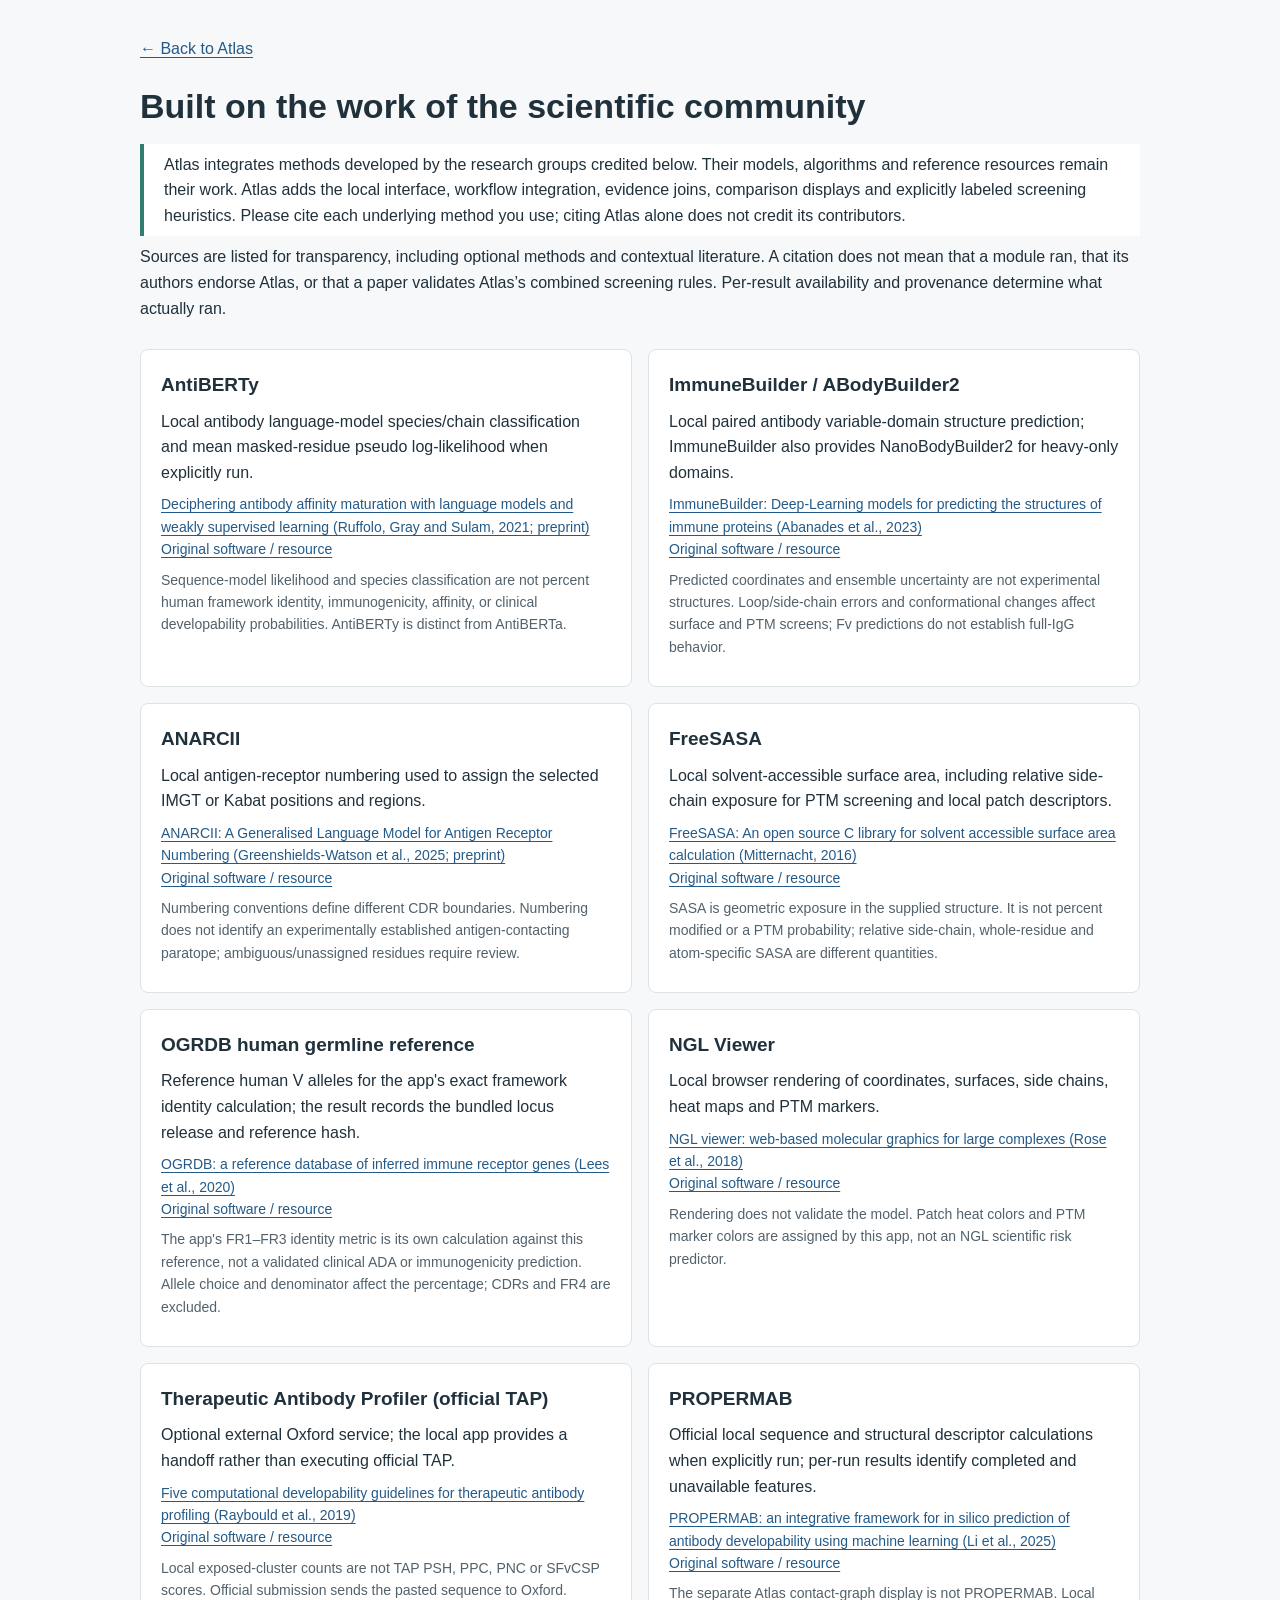
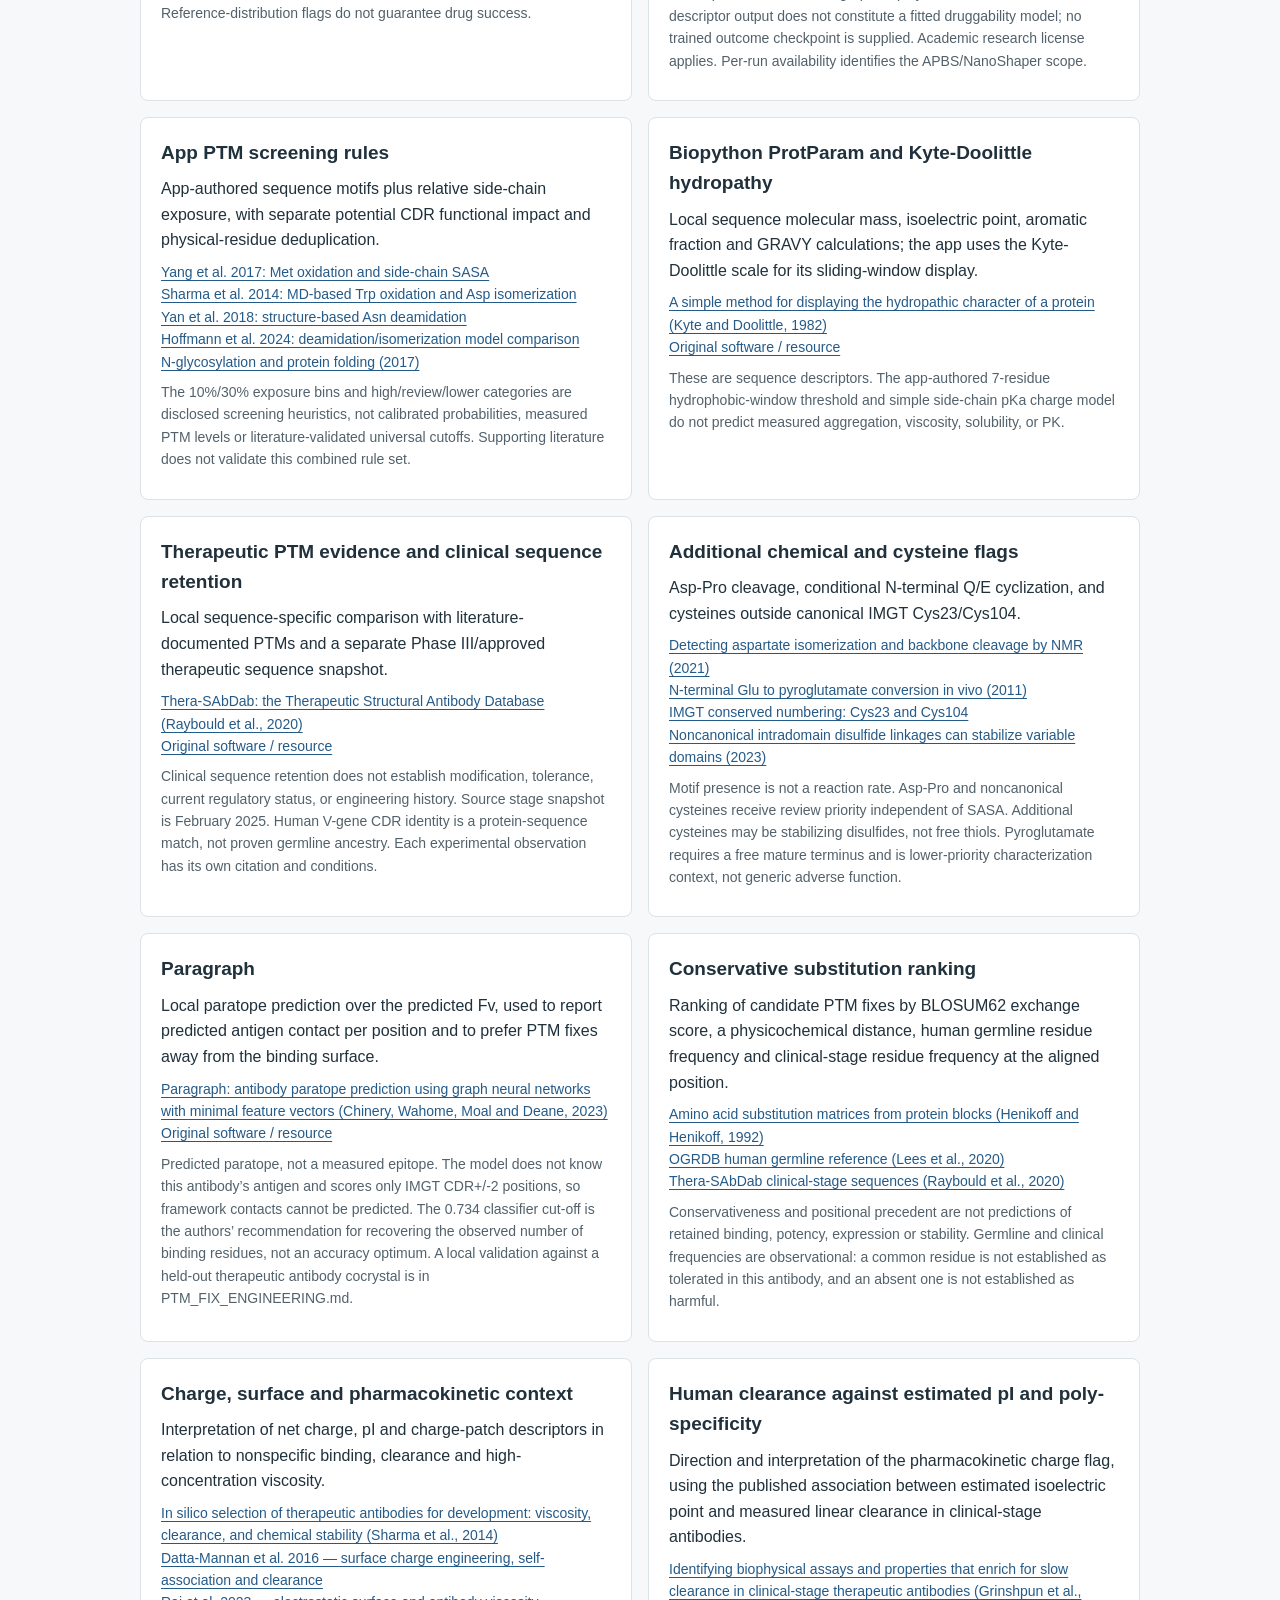
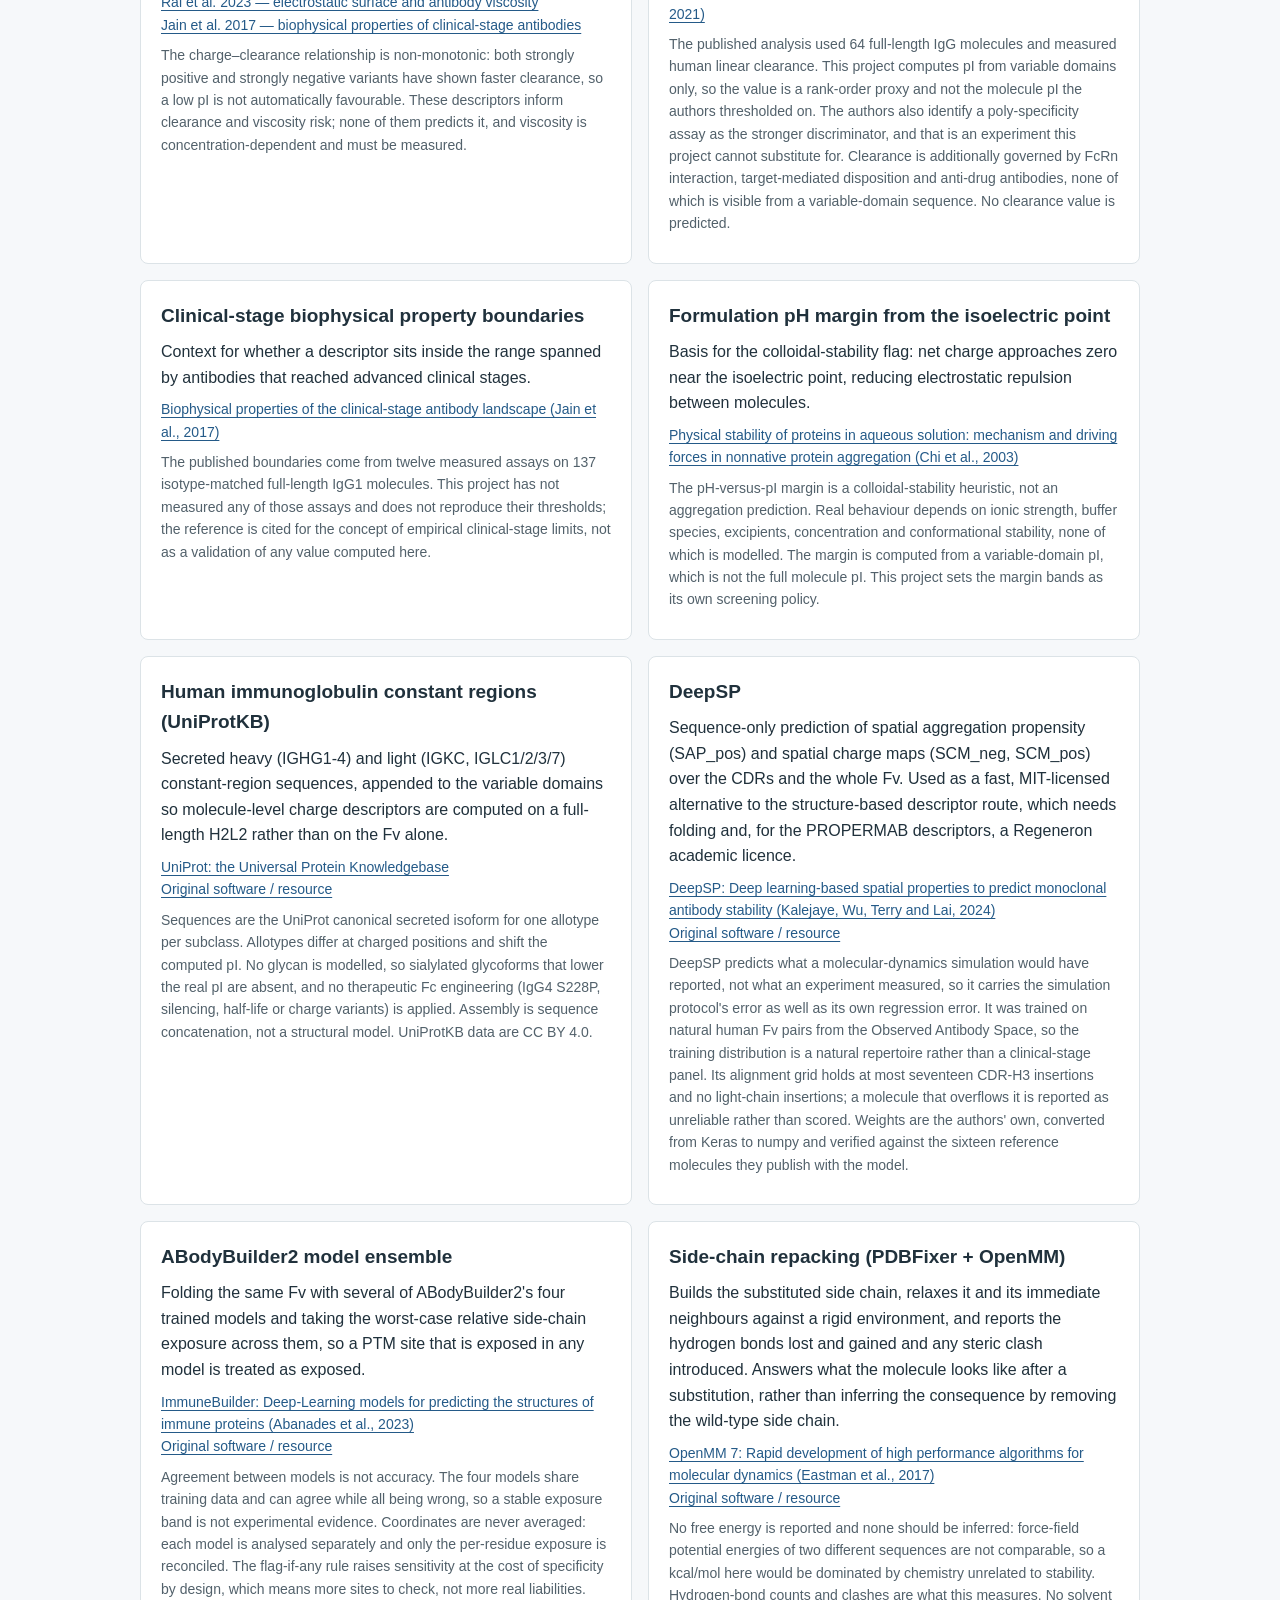
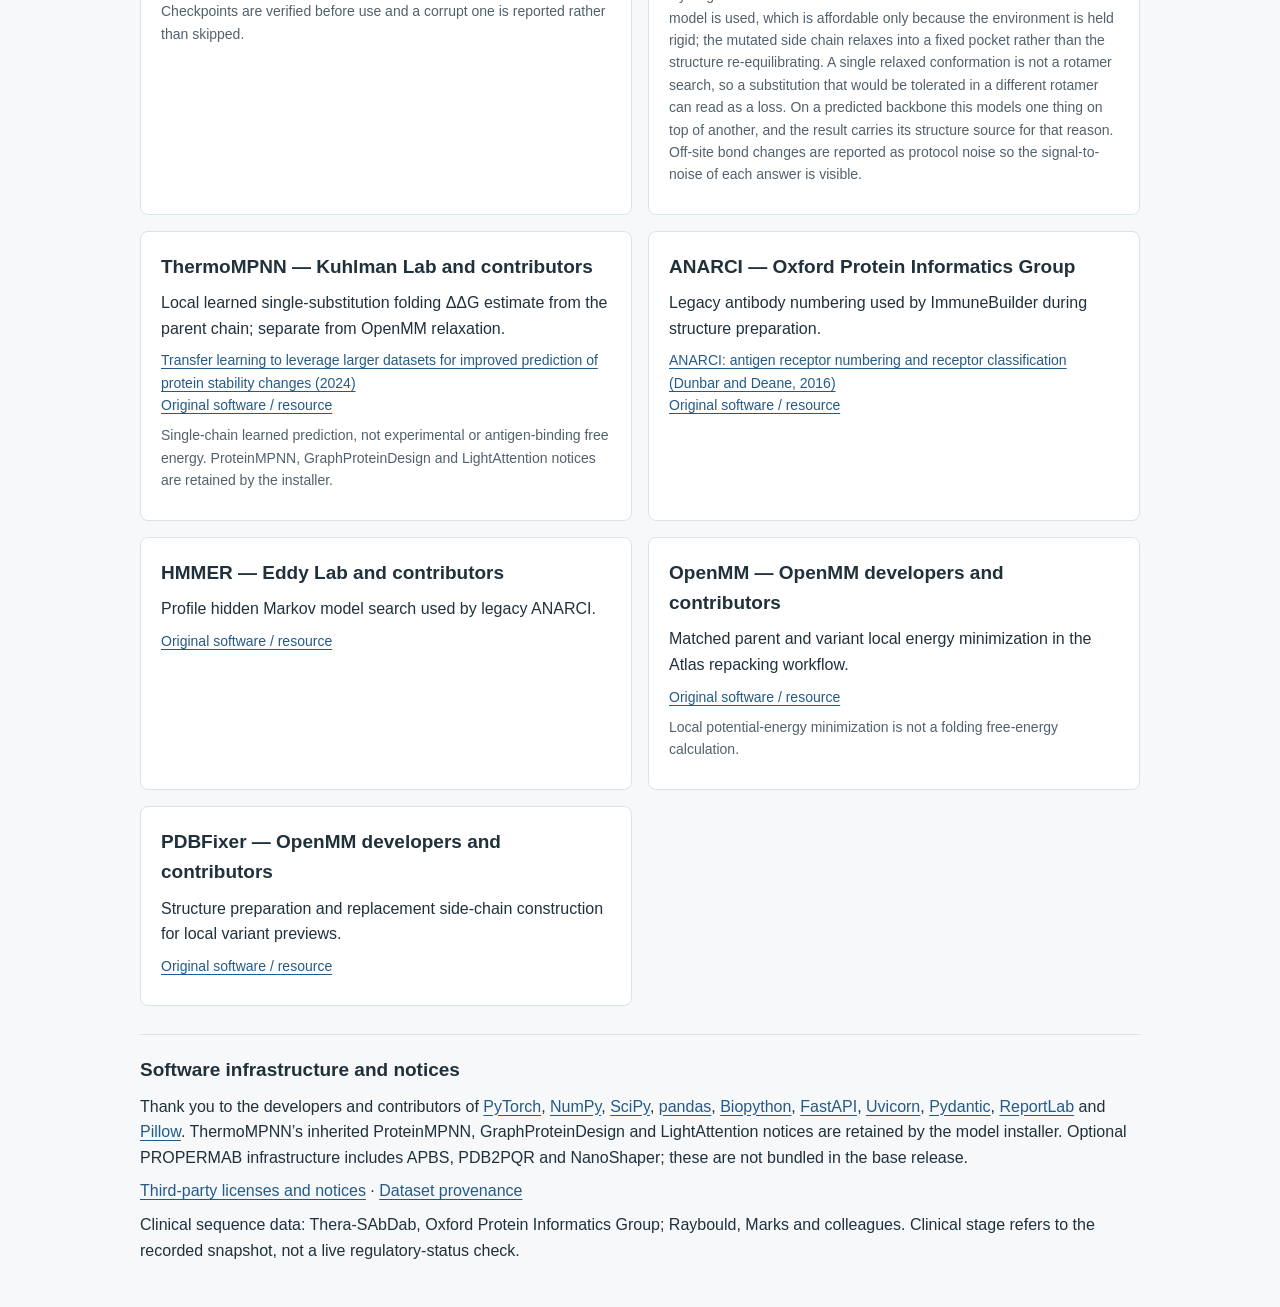
<file: static/acknowledgements.html>
<!doctype html><html lang="en"><head><meta charset="utf-8"><meta name="viewport" content="width=device-width,initial-scale=1"><title>Methods & acknowledgements · Antibody Atlas</title><style>
:root{color-scheme:light}body{margin:0;background:#f6f8fa;color:#20313c;font:16px/1.6 -apple-system,BlinkMacSystemFont,"Segoe UI",sans-serif}main{max-width:1000px;margin:auto;padding:36px 24px}h1{font-size:34px;line-height:1.15;margin:25px 0 18px}h2{font-size:19px;margin:0 0 8px}a{color:#245a88;text-underline-offset:3px}a:focus-visible{outline:3px solid #c18429;outline-offset:4px}.intro{border-left:4px solid #337d70;padding:8px 20px;background:white}.catalog{display:grid;grid-template-columns:1fr 1fr;gap:16px;margin:28px 0}article{background:white;border:1px solid #dce3e7;border-radius:8px;padding:20px;overflow-wrap:anywhere;scroll-margin-top:24px}p{margin:8px 0}.sources{font-size:14px}.limit{font-size:14px;color:#52616b}footer{border-top:1px solid #dce3e7;padding-top:20px}@media(max-width:680px){.catalog{grid-template-columns:1fr}main{padding:24px 16px}h1{font-size:28px}}@media print{body{background:white}.catalog{display:block}article{break-inside:avoid;margin-bottom:12px}}
</style></head><body><main><a href="/">← Back to Atlas</a><h1>Built on the work of the scientific community</h1><p class="intro">Atlas integrates methods developed by the research groups credited below. Their models, algorithms and reference resources remain their work. Atlas adds the local interface, workflow integration, evidence joins, comparison displays and explicitly labeled screening heuristics. Please cite each underlying method you use; citing Atlas alone does not credit its contributors.</p><p>Sources are listed for transparency, including optional methods and contextual literature. A citation does not mean that a module ran, that its authors endorse Atlas, or that a paper validates Atlas’s combined screening rules. Per-result availability and provenance determine what actually ran.</p><div class="catalog"><article id="antiberty"><h2>AntiBERTy</h2><p>Local antibody language-model species/chain classification and mean masked-residue pseudo log-likelihood when explicitly run.</p><p class="sources"><a href="https://arxiv.org/abs/2112.07782" target="_blank" rel="noopener noreferrer">Deciphering antibody affinity maturation with language models and weakly supervised learning (Ruffolo, Gray and Sulam, 2021; preprint)</a><br><a href="https://github.com/jeffreyruffolo/AntiBERTy" target="_blank" rel="noopener noreferrer">Original software / resource</a></p><p class="limit">Sequence-model likelihood and species classification are not percent human framework identity, immunogenicity, affinity, or clinical developability probabilities. AntiBERTy is distinct from AntiBERTa.</p></article><article id="immunebuilder"><h2>ImmuneBuilder / ABodyBuilder2</h2><p>Local paired antibody variable-domain structure prediction; ImmuneBuilder also provides NanoBodyBuilder2 for heavy-only domains.</p><p class="sources"><a href="https://www.nature.com/articles/s42003-023-04927-7" target="_blank" rel="noopener noreferrer">ImmuneBuilder: Deep-Learning models for predicting the structures of immune proteins (Abanades et al., 2023)</a><br><a href="https://github.com/oxpig/ImmuneBuilder" target="_blank" rel="noopener noreferrer">Original software / resource</a></p><p class="limit">Predicted coordinates and ensemble uncertainty are not experimental structures. Loop/side-chain errors and conformational changes affect surface and PTM screens; Fv predictions do not establish full-IgG behavior.</p></article><article id="anarcii"><h2>ANARCII</h2><p>Local antigen-receptor numbering used to assign the selected IMGT or Kabat positions and regions.</p><p class="sources"><a href="https://doi.org/10.1101/2025.04.16.648720" target="_blank" rel="noopener noreferrer">ANARCII: A Generalised Language Model for Antigen Receptor Numbering (Greenshields-Watson et al., 2025; preprint)</a><br><a href="https://github.com/oxpig/ANARCII" target="_blank" rel="noopener noreferrer">Original software / resource</a></p><p class="limit">Numbering conventions define different CDR boundaries. Numbering does not identify an experimentally established antigen-contacting paratope; ambiguous/unassigned residues require review.</p></article><article id="freesasa"><h2>FreeSASA</h2><p>Local solvent-accessible surface area, including relative side-chain exposure for PTM screening and local patch descriptors.</p><p class="sources"><a href="https://doi.org/10.12688/f1000research.7931.1" target="_blank" rel="noopener noreferrer">FreeSASA: An open source C library for solvent accessible surface area calculation (Mitternacht, 2016)</a><br><a href="https://freesasa.github.io/" target="_blank" rel="noopener noreferrer">Original software / resource</a></p><p class="limit">SASA is geometric exposure in the supplied structure. It is not percent modified or a PTM probability; relative side-chain, whole-residue and atom-specific SASA are different quantities.</p></article><article id="ogrdb"><h2>OGRDB human germline reference</h2><p>Reference human V alleles for the app&#x27;s exact framework identity calculation; the result records the bundled locus release and reference hash.</p><p class="sources"><a href="https://doi.org/10.1093/nar/gkz822" target="_blank" rel="noopener noreferrer">OGRDB: a reference database of inferred immune receptor genes (Lees et al., 2020)</a><br><a href="https://ogrdb.airr-community.org/germline_sets/Human" target="_blank" rel="noopener noreferrer">Original software / resource</a></p><p class="limit">The app&#x27;s FR1–FR3 identity metric is its own calculation against this reference, not a validated clinical ADA or immunogenicity prediction. Allele choice and denominator affect the percentage; CDRs and FR4 are excluded.</p></article><article id="ngl"><h2>NGL Viewer</h2><p>Local browser rendering of coordinates, surfaces, side chains, heat maps and PTM markers.</p><p class="sources"><a href="https://doi.org/10.1093/bioinformatics/bty419" target="_blank" rel="noopener noreferrer">NGL viewer: web-based molecular graphics for large complexes (Rose et al., 2018)</a><br><a href="https://github.com/nglviewer/ngl" target="_blank" rel="noopener noreferrer">Original software / resource</a></p><p class="limit">Rendering does not validate the model. Patch heat colors and PTM marker colors are assigned by this app, not an NGL scientific risk predictor.</p></article><article id="tap"><h2>Therapeutic Antibody Profiler (official TAP)</h2><p>Optional external Oxford service; the local app provides a handoff rather than executing official TAP.</p><p class="sources"><a href="https://doi.org/10.1073/pnas.1810576116" target="_blank" rel="noopener noreferrer">Five computational developability guidelines for therapeutic antibody profiling (Raybould et al., 2019)</a><br><a href="https://opig.stats.ox.ac.uk/webapps/sabdab-sabpred/sabpred/tap" target="_blank" rel="noopener noreferrer">Original software / resource</a></p><p class="limit">Local exposed-cluster counts are not TAP PSH, PPC, PNC or SFvCSP scores. Official submission sends the pasted sequence to Oxford. Reference-distribution flags do not guarantee drug success.</p></article><article id="propermab"><h2>PROPERMAB</h2><p>Official local sequence and structural descriptor calculations when explicitly run; per-run results identify completed and unavailable features.</p><p class="sources"><a href="https://doi.org/10.1080/19420862.2025.2474521" target="_blank" rel="noopener noreferrer">PROPERMAB: an integrative framework for in silico prediction of antibody developability using machine learning (Li et al., 2025)</a><br><a href="https://github.com/regeneron-mpds/propermab" target="_blank" rel="noopener noreferrer">Original software / resource</a></p><p class="limit">The separate Atlas contact-graph display is not PROPERMAB. Local descriptor output does not constitute a fitted druggability model; no trained outcome checkpoint is supplied. Academic research license applies. Per-run availability identifies the APBS/NanoShaper scope.</p></article><article id="ptm_heuristic"><h2>App PTM screening rules</h2><p>App-authored sequence motifs plus relative side-chain exposure, with separate potential CDR functional impact and physical-residue deduplication.</p><p class="sources"><a href="https://pmc.ncbi.nlm.nih.gov/articles/PMC5419077/" target="_blank" rel="noopener noreferrer">Yang et al. 2017: Met oxidation and side-chain SASA</a><br><a href="https://pmc.ncbi.nlm.nih.gov/articles/PMC4284567/" target="_blank" rel="noopener noreferrer">Sharma et al. 2014: MD-based Trp oxidation and Asp isomerization</a><br><a href="https://pmc.ncbi.nlm.nih.gov/articles/PMC6152450/" target="_blank" rel="noopener noreferrer">Yan et al. 2018: structure-based Asn deamidation</a><br><a href="https://pmc.ncbi.nlm.nih.gov/articles/PMC10984128/" target="_blank" rel="noopener noreferrer">Hoffmann et al. 2024: deamidation/isomerization model comparison</a><br><a href="https://pmc.ncbi.nlm.nih.gov/articles/PMC5562741/" target="_blank" rel="noopener noreferrer">N-glycosylation and protein folding (2017)</a></p><p class="limit">The 10%/30% exposure bins and high/review/lower categories are disclosed screening heuristics, not calibrated probabilities, measured PTM levels or literature-validated universal cutoffs. Supporting literature does not validate this combined rule set.</p></article><article id="biopython"><h2>Biopython ProtParam and Kyte-Doolittle hydropathy</h2><p>Local sequence molecular mass, isoelectric point, aromatic fraction and GRAVY calculations; the app uses the Kyte-Doolittle scale for its sliding-window display.</p><p class="sources"><a href="https://doi.org/10.1016/0022-2836(82)90515-0" target="_blank" rel="noopener noreferrer">A simple method for displaying the hydropathic character of a protein (Kyte and Doolittle, 1982)</a><br><a href="https://biopython.org/docs/latest/api/Bio.SeqUtils.ProtParam.html" target="_blank" rel="noopener noreferrer">Original software / resource</a></p><p class="limit">These are sequence descriptors. The app-authored 7-residue hydrophobic-window threshold and simple side-chain pKa charge model do not predict measured aggregation, viscosity, solubility, or PK.</p></article><article id="therapeutic_precedents"><h2>Therapeutic PTM evidence and clinical sequence retention</h2><p>Local sequence-specific comparison with literature-documented PTMs and a separate Phase III/approved therapeutic sequence snapshot.</p><p class="sources"><a href="https://doi.org/10.1093/nar/gkz827" target="_blank" rel="noopener noreferrer">Thera-SAbDab: the Therapeutic Structural Antibody Database (Raybould et al., 2020)</a><br><a href="https://opig.stats.ox.ac.uk/webapps/sabdab-sabpred/therasabdab/search/" target="_blank" rel="noopener noreferrer">Original software / resource</a></p><p class="limit">Clinical sequence retention does not establish modification, tolerance, current regulatory status, or engineering history. Source stage snapshot is February 2025. Human V-gene CDR identity is a protein-sequence match, not proven germline ancestry. Each experimental observation has its own citation and conditions.</p></article><article id="additional_liabilities"><h2>Additional chemical and cysteine flags</h2><p>Asp-Pro cleavage, conditional N-terminal Q/E cyclization, and cysteines outside canonical IMGT Cys23/Cys104.</p><p class="sources"><a href="https://pmc.ncbi.nlm.nih.gov/articles/PMC7897204/" target="_blank" rel="noopener noreferrer">Detecting aspartate isomerization and backbone cleavage by NMR (2021)</a><br><a href="https://pmc.ncbi.nlm.nih.gov/articles/PMC3064176/" target="_blank" rel="noopener noreferrer">N-terminal Glu to pyroglutamate conversion in vivo (2011)</a><br><a href="https://imgt.org/IMGTindex/numbering.php" target="_blank" rel="noopener noreferrer">IMGT conserved numbering: Cys23 and Cys104</a><br><a href="https://pmc.ncbi.nlm.nih.gov/articles/PMC10641266/" target="_blank" rel="noopener noreferrer">Noncanonical intradomain disulfide linkages can stabilize variable domains (2023)</a></p><p class="limit">Motif presence is not a reaction rate. Asp-Pro and noncanonical cysteines receive review priority independent of SASA. Additional cysteines may be stabilizing disulfides, not free thiols. Pyroglutamate requires a free mature terminus and is lower-priority characterization context, not generic adverse function.</p></article><article id="paragraph"><h2>Paragraph</h2><p>Local paratope prediction over the predicted Fv, used to report predicted antigen contact per position and to prefer PTM fixes away from the binding surface.</p><p class="sources"><a href="https://doi.org/10.1093/bioinformatics/btac732" target="_blank" rel="noopener noreferrer">Paragraph: antibody paratope prediction using graph neural networks with minimal feature vectors (Chinery, Wahome, Moal and Deane, 2023)</a><br><a href="https://github.com/oxpig/Paragraph" target="_blank" rel="noopener noreferrer">Original software / resource</a></p><p class="limit">Predicted paratope, not a measured epitope. The model does not know this antibody’s antigen and scores only IMGT CDR+/-2 positions, so framework contacts cannot be predicted. The 0.734 classifier cut-off is the authors’ recommendation for recovering the observed number of binding residues, not an accuracy optimum. A local validation against a held-out therapeutic antibody cocrystal is in PTM_FIX_ENGINEERING.md.</p></article><article id="substitution_ranking"><h2>Conservative substitution ranking</h2><p>Ranking of candidate PTM fixes by BLOSUM62 exchange score, a physicochemical distance, human germline residue frequency and clinical-stage residue frequency at the aligned position.</p><p class="sources"><a href="https://doi.org/10.1073/pnas.89.22.10915" target="_blank" rel="noopener noreferrer">Amino acid substitution matrices from protein blocks (Henikoff and Henikoff, 1992)</a><br><a href="https://doi.org/10.1093/nar/gkz822" target="_blank" rel="noopener noreferrer">OGRDB human germline reference (Lees et al., 2020)</a><br><a href="https://doi.org/10.1093/nar/gkz827" target="_blank" rel="noopener noreferrer">Thera-SAbDab clinical-stage sequences (Raybould et al., 2020)</a></p><p class="limit">Conservativeness and positional precedent are not predictions of retained binding, potency, expression or stability. Germline and clinical frequencies are observational: a common residue is not established as tolerated in this antibody, and an absent one is not established as harmful.</p></article><article id="charge_clearance"><h2>Charge, surface and pharmacokinetic context</h2><p>Interpretation of net charge, pI and charge-patch descriptors in relation to nonspecific binding, clearance and high-concentration viscosity.</p><p class="sources"><a href="https://doi.org/10.1073/pnas.1421779112" target="_blank" rel="noopener noreferrer">In silico selection of therapeutic antibodies for development: viscosity, clearance, and chemical stability (Sharma et al., 2014)</a><br><a href="https://www.nature.com/articles/srep38644" target="_blank" rel="noopener noreferrer">Datta-Mannan et al. 2016 — surface charge engineering, self-association and clearance</a><br><a href="https://www.nature.com/articles/s41598-023-28841-4" target="_blank" rel="noopener noreferrer">Rai et al. 2023 — electrostatic surface and antibody viscosity</a><br><a href="https://doi.org/10.1073/pnas.1616408114" target="_blank" rel="noopener noreferrer">Jain et al. 2017 — biophysical properties of clinical-stage antibodies</a></p><p class="limit">The charge–clearance relationship is non-monotonic: both strongly positive and strongly negative variants have shown faster clearance, so a low pI is not automatically favourable. These descriptors inform clearance and viscosity risk; none of them predicts it, and viscosity is concentration-dependent and must be measured.</p></article><article id="clinical_pk_charge"><h2>Human clearance against estimated pI and poly-specificity</h2><p>Direction and interpretation of the pharmacokinetic charge flag, using the published association between estimated isoelectric point and measured linear clearance in clinical-stage antibodies.</p><p class="sources"><a href="https://doi.org/10.1080/19420862.2021.1932230" target="_blank" rel="noopener noreferrer">Identifying biophysical assays and properties that enrich for slow clearance in clinical-stage therapeutic antibodies (Grinshpun et al., 2021)</a></p><p class="limit">The published analysis used 64 full-length IgG molecules and measured human linear clearance. This project computes pI from variable domains only, so the value is a rank-order proxy and not the molecule pI the authors thresholded on. The authors also identify a poly-specificity assay as the stronger discriminator, and that is an experiment this project cannot substitute for. Clearance is additionally governed by FcRn interaction, target-mediated disposition and anti-drug antibodies, none of which is visible from a variable-domain sequence. No clearance value is predicted.</p></article><article id="clinical_biophysical_landscape"><h2>Clinical-stage biophysical property boundaries</h2><p>Context for whether a descriptor sits inside the range spanned by antibodies that reached advanced clinical stages.</p><p class="sources"><a href="https://doi.org/10.1073/pnas.1616408114" target="_blank" rel="noopener noreferrer">Biophysical properties of the clinical-stage antibody landscape (Jain et al., 2017)</a></p><p class="limit">The published boundaries come from twelve measured assays on 137 isotype-matched full-length IgG1 molecules. This project has not measured any of those assays and does not reproduce their thresholds; the reference is cited for the concept of empirical clinical-stage limits, not as a validation of any value computed here.</p></article><article id="colloidal_ph_margin"><h2>Formulation pH margin from the isoelectric point</h2><p>Basis for the colloidal-stability flag: net charge approaches zero near the isoelectric point, reducing electrostatic repulsion between molecules.</p><p class="sources"><a href="https://doi.org/10.1023/a:1025771421906" target="_blank" rel="noopener noreferrer">Physical stability of proteins in aqueous solution: mechanism and driving forces in nonnative protein aggregation (Chi et al., 2003)</a></p><p class="limit">The pH-versus-pI margin is a colloidal-stability heuristic, not an aggregation prediction. Real behaviour depends on ionic strength, buffer species, excipients, concentration and conformational stability, none of which is modelled. The margin is computed from a variable-domain pI, which is not the full molecule pI. This project sets the margin bands as its own screening policy.</p></article><article id="ig_constant_regions"><h2>Human immunoglobulin constant regions (UniProtKB)</h2><p>Secreted heavy (IGHG1-4) and light (IGKC, IGLC1/2/3/7) constant-region sequences, appended to the variable domains so molecule-level charge descriptors are computed on a full-length H2L2 rather than on the Fv alone.</p><p class="sources"><a href="https://doi.org/10.1093/nar/gkae1010" target="_blank" rel="noopener noreferrer">UniProt: the Universal Protein Knowledgebase</a><br><a href="https://www.uniprot.org/" target="_blank" rel="noopener noreferrer">Original software / resource</a></p><p class="limit">Sequences are the UniProt canonical secreted isoform for one allotype per subclass. Allotypes differ at charged positions and shift the computed pI. No glycan is modelled, so sialylated glycoforms that lower the real pI are absent, and no therapeutic Fc engineering (IgG4 S228P, silencing, half-life or charge variants) is applied. Assembly is sequence concatenation, not a structural model. UniProtKB data are CC BY 4.0.</p></article><article id="deepsp"><h2>DeepSP</h2><p>Sequence-only prediction of spatial aggregation propensity (SAP_pos) and spatial charge maps (SCM_neg, SCM_pos) over the CDRs and the whole Fv. Used as a fast, MIT-licensed alternative to the structure-based descriptor route, which needs folding and, for the PROPERMAB descriptors, a Regeneron academic licence.</p><p class="sources"><a href="https://doi.org/10.1016/j.csbj.2024.05.029" target="_blank" rel="noopener noreferrer">DeepSP: Deep learning-based spatial properties to predict monoclonal antibody stability (Kalejaye, Wu, Terry and Lai, 2024)</a><br><a href="https://github.com/Lailabcode/DeepSP" target="_blank" rel="noopener noreferrer">Original software / resource</a></p><p class="limit">DeepSP predicts what a molecular-dynamics simulation would have reported, not what an experiment measured, so it carries the simulation protocol&#x27;s error as well as its own regression error. It was trained on natural human Fv pairs from the Observed Antibody Space, so the training distribution is a natural repertoire rather than a clinical-stage panel. Its alignment grid holds at most seventeen CDR-H3 insertions and no light-chain insertions; a molecule that overflows it is reported as unreliable rather than scored. Weights are the authors&#x27; own, converted from Keras to numpy and verified against the sixteen reference molecules they publish with the model.</p></article><article id="structure_ensemble"><h2>ABodyBuilder2 model ensemble</h2><p>Folding the same Fv with several of ABodyBuilder2&#x27;s four trained models and taking the worst-case relative side-chain exposure across them, so a PTM site that is exposed in any model is treated as exposed.</p><p class="sources"><a href="https://www.nature.com/articles/s42003-023-04927-7" target="_blank" rel="noopener noreferrer">ImmuneBuilder: Deep-Learning models for predicting the structures of immune proteins (Abanades et al., 2023)</a><br><a href="https://github.com/oxpig/ImmuneBuilder" target="_blank" rel="noopener noreferrer">Original software / resource</a></p><p class="limit">Agreement between models is not accuracy. The four models share training data and can agree while all being wrong, so a stable exposure band is not experimental evidence. Coordinates are never averaged: each model is analysed separately and only the per-residue exposure is reconciled. The flag-if-any rule raises sensitivity at the cost of specificity by design, which means more sites to check, not more real liabilities. Checkpoints are verified before use and a corrupt one is reported rather than skipped.</p></article><article id="repack"><h2>Side-chain repacking (PDBFixer + OpenMM)</h2><p>Builds the substituted side chain, relaxes it and its immediate neighbours against a rigid environment, and reports the hydrogen bonds lost and gained and any steric clash introduced. Answers what the molecule looks like after a substitution, rather than inferring the consequence by removing the wild-type side chain.</p><p class="sources"><a href="https://doi.org/10.1371/journal.pcbi.1005659" target="_blank" rel="noopener noreferrer">OpenMM 7: Rapid development of high performance algorithms for molecular dynamics (Eastman et al., 2017)</a><br><a href="https://github.com/openmm/pdbfixer" target="_blank" rel="noopener noreferrer">Original software / resource</a></p><p class="limit">No free energy is reported and none should be inferred: force-field potential energies of two different sequences are not comparable, so a kcal/mol here would be dominated by chemistry unrelated to stability. Hydrogen-bond counts and clashes are what this measures. No solvent model is used, which is affordable only because the environment is held rigid; the mutated side chain relaxes into a fixed pocket rather than the structure re-equilibrating. A single relaxed conformation is not a rotamer search, so a substitution that would be tolerated in a different rotamer can read as a loss. On a predicted backbone this models one thing on top of another, and the result carries its structure source for that reason. Off-site bond changes are reported as protocol noise so the signal-to-noise of each answer is visible.</p></article><article id="thermompnn"><h2>ThermoMPNN — Kuhlman Lab and contributors</h2><p>Local learned single-substitution folding ΔΔG estimate from the parent chain; separate from OpenMM relaxation.</p><p class="sources"><a href="https://doi.org/10.1073/pnas.2314853121" target="_blank" rel="noopener noreferrer">Transfer learning to leverage larger datasets for improved prediction of protein stability changes (2024)</a><br><a href="https://github.com/Kuhlman-Lab/ThermoMPNN" target="_blank" rel="noopener noreferrer">Original software / resource</a></p><p class="limit">Single-chain learned prediction, not experimental or antigen-binding free energy. ProteinMPNN, GraphProteinDesign and LightAttention notices are retained by the installer.</p></article><article id="anarci"><h2>ANARCI — Oxford Protein Informatics Group</h2><p>Legacy antibody numbering used by ImmuneBuilder during structure preparation.</p><p class="sources"><a href="https://doi.org/10.1093/bioinformatics/btv552" target="_blank" rel="noopener noreferrer">ANARCI: antigen receptor numbering and receptor classification (Dunbar and Deane, 2016)</a><br><a href="https://github.com/oxpig/ANARCI" target="_blank" rel="noopener noreferrer">Original software / resource</a></p><p class="limit"></p></article><article id="hmmer"><h2>HMMER — Eddy Lab and contributors</h2><p>Profile hidden Markov model search used by legacy ANARCI.</p><p class="sources"><a href="http://hmmer.org/" target="_blank" rel="noopener noreferrer">Original software / resource</a></p><p class="limit"></p></article><article id="openmm"><h2>OpenMM — OpenMM developers and contributors</h2><p>Matched parent and variant local energy minimization in the Atlas repacking workflow.</p><p class="sources"><a href="https://github.com/openmm/openmm" target="_blank" rel="noopener noreferrer">Original software / resource</a></p><p class="limit">Local potential-energy minimization is not a folding free-energy calculation.</p></article><article id="pdbfixer"><h2>PDBFixer — OpenMM developers and contributors</h2><p>Structure preparation and replacement side-chain construction for local variant previews.</p><p class="sources"><a href="https://github.com/openmm/pdbfixer" target="_blank" rel="noopener noreferrer">Original software / resource</a></p><p class="limit"></p></article></div><footer><h2>Software infrastructure and notices</h2><p>Thank you to the developers and contributors of <a href="https://pytorch.org/">PyTorch</a>, <a href="https://numpy.org/">NumPy</a>, <a href="https://scipy.org/">SciPy</a>, <a href="https://pandas.pydata.org/">pandas</a>, <a href="https://biopython.org/">Biopython</a>, <a href="https://fastapi.tiangolo.com/">FastAPI</a>, <a href="https://www.uvicorn.org/">Uvicorn</a>, <a href="https://docs.pydantic.dev/">Pydantic</a>, <a href="https://www.reportlab.com/">ReportLab</a> and <a href="https://python-pillow.org/">Pillow</a>. ThermoMPNN’s inherited ProteinMPNN, GraphProteinDesign and LightAttention notices are retained by the model installer. Optional PROPERMAB infrastructure includes APBS, PDB2PQR and NanoShaper; these are not bundled in the base release.</p><p><a href="https://github.com/andrewskora-create/antibody-atlas/blob/main/THIRD_PARTY_NOTICES.md">Third-party licenses and notices</a> · <a href="https://github.com/andrewskora-create/antibody-atlas/blob/main/DATA_PROVENANCE.md">Dataset provenance</a></p><p>Clinical sequence data: Thera-SAbDab, Oxford Protein Informatics Group; Raybould, Marks and colleagues. Clinical stage refers to the recorded snapshot, not a live regulatory-status check.</p></footer></main></body></html>
</file>
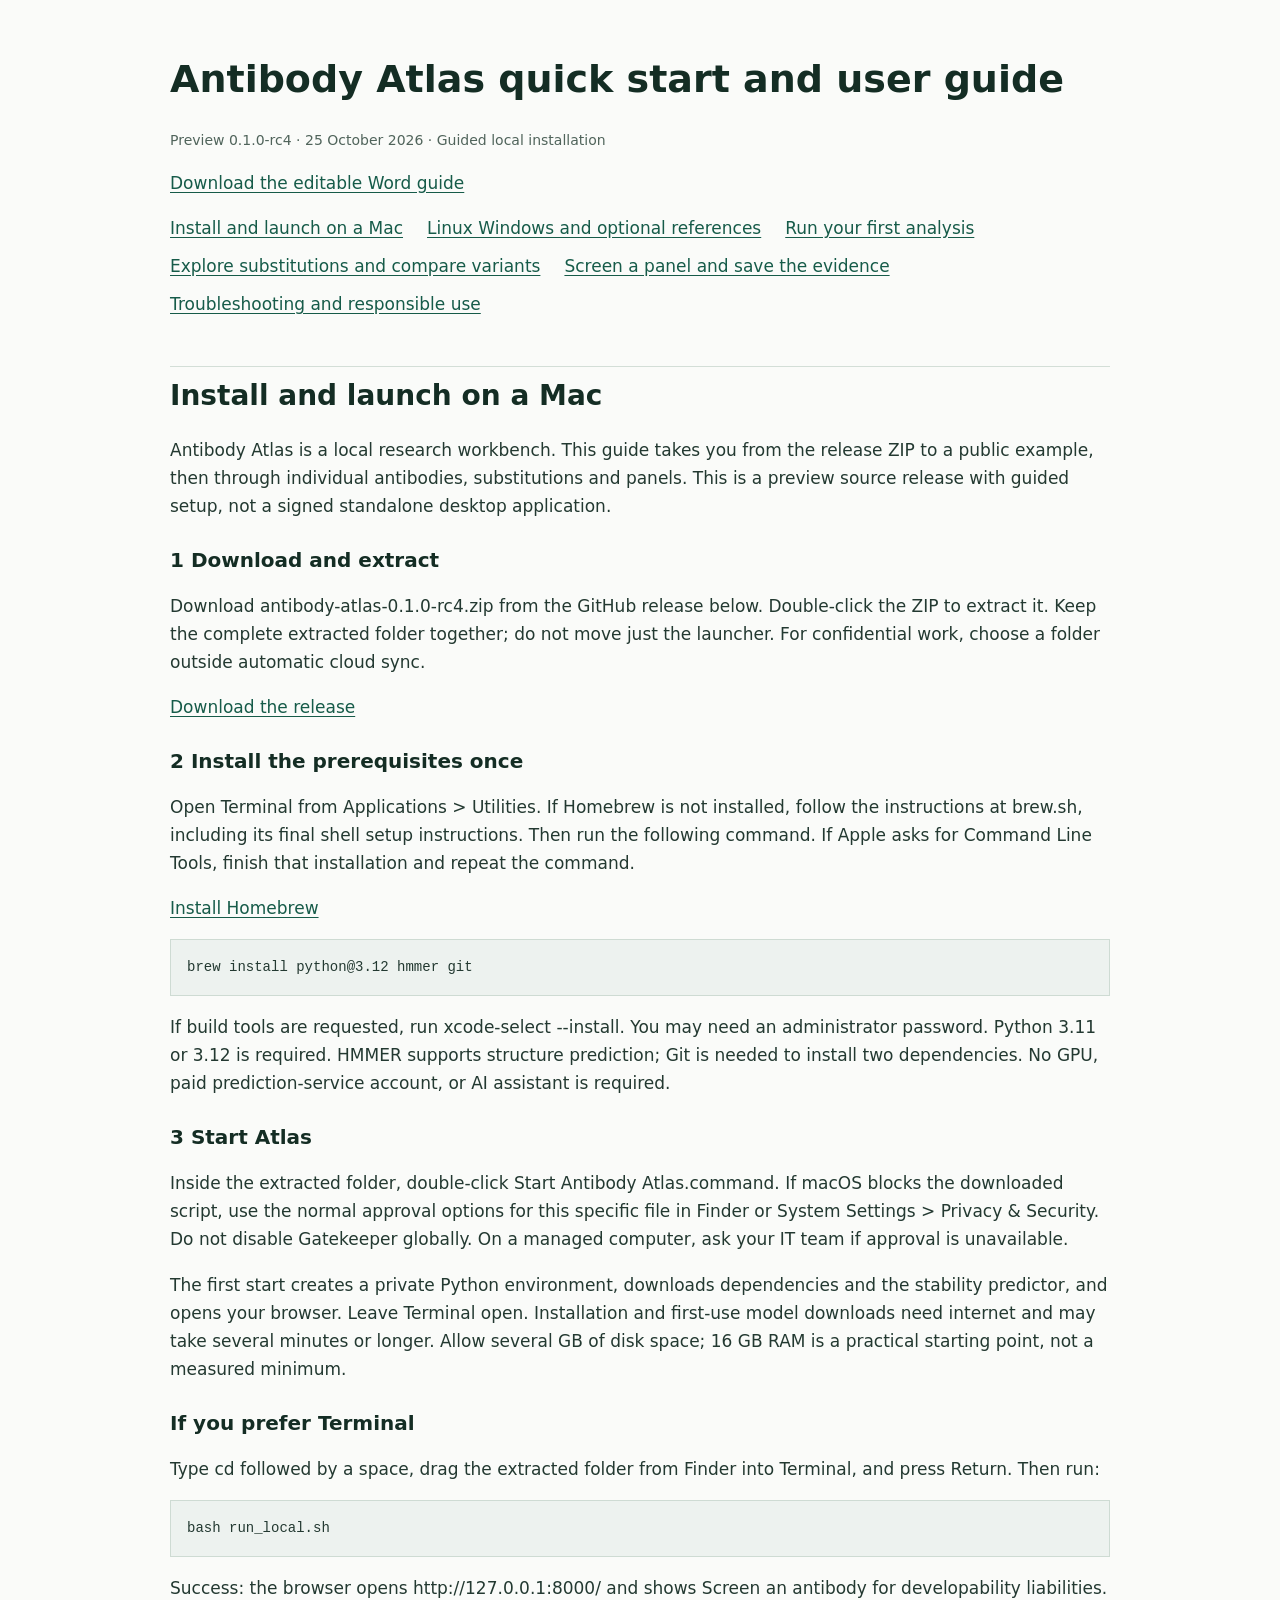
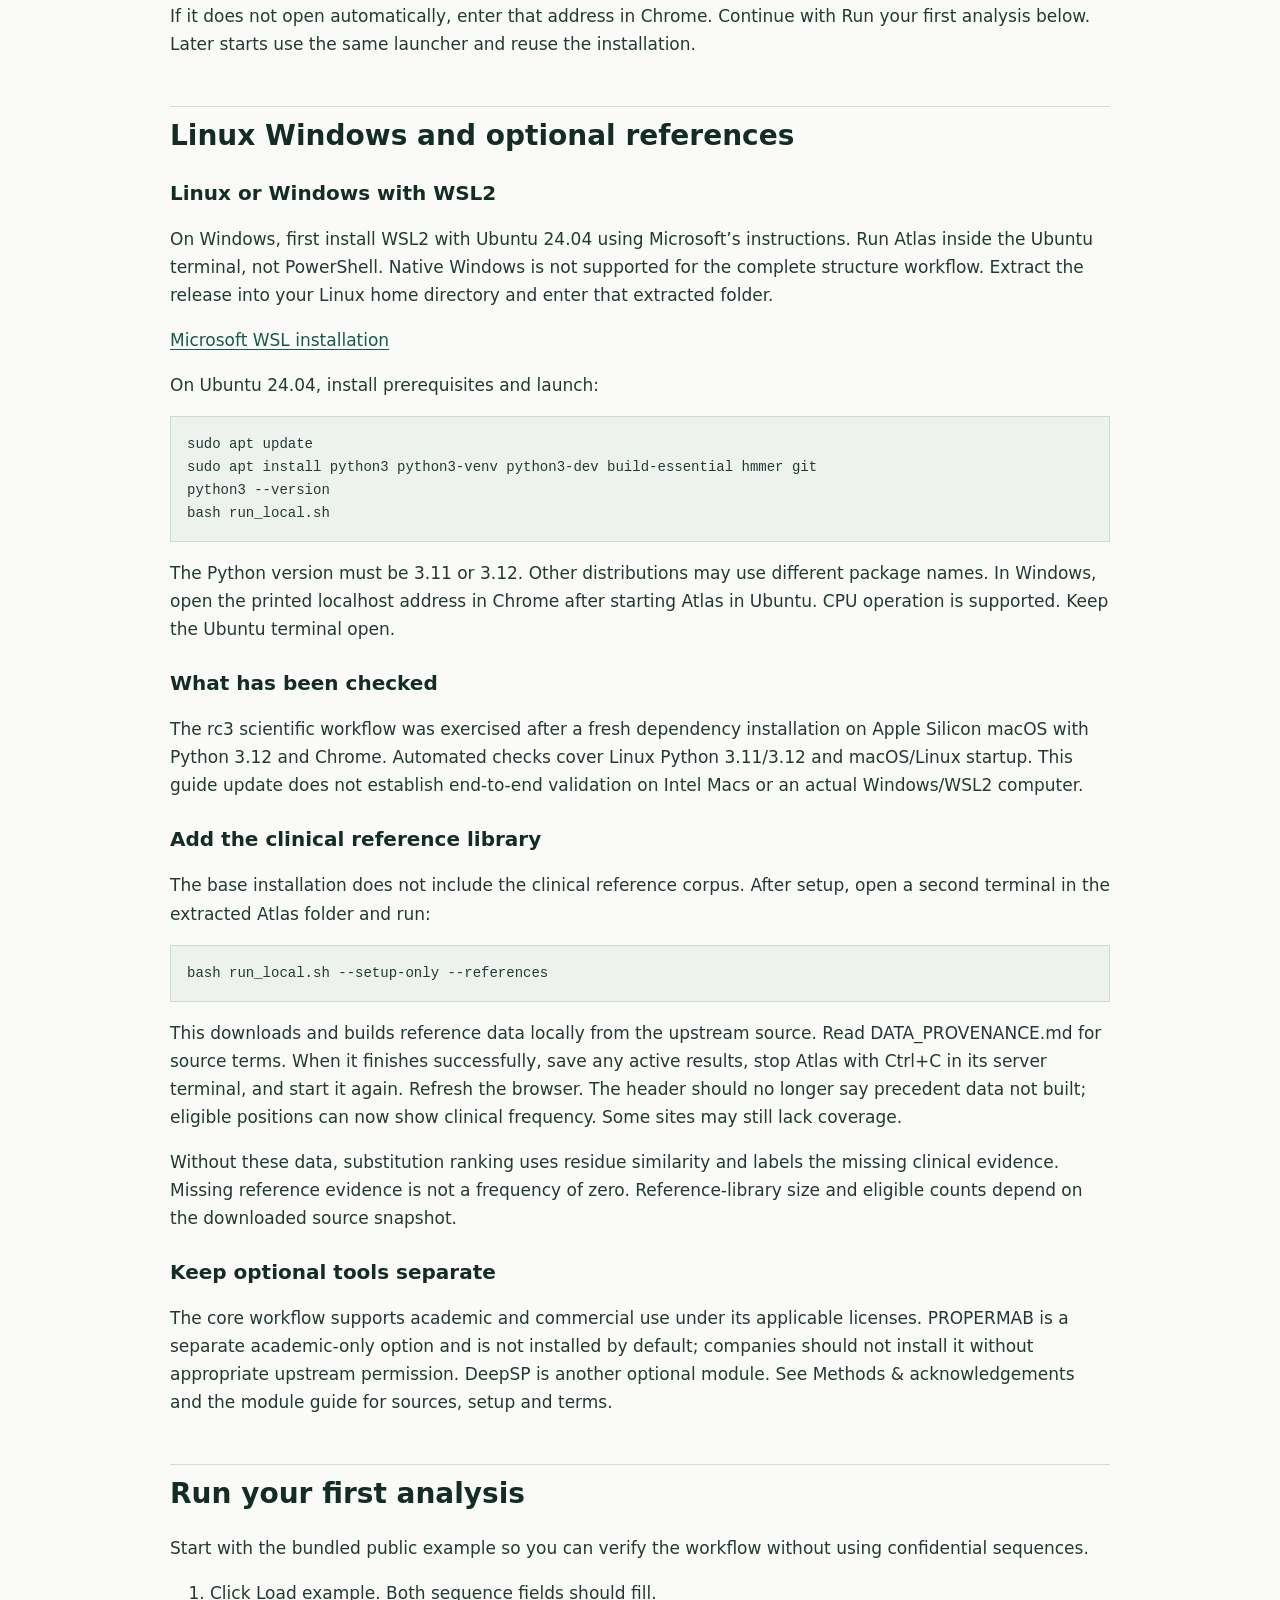
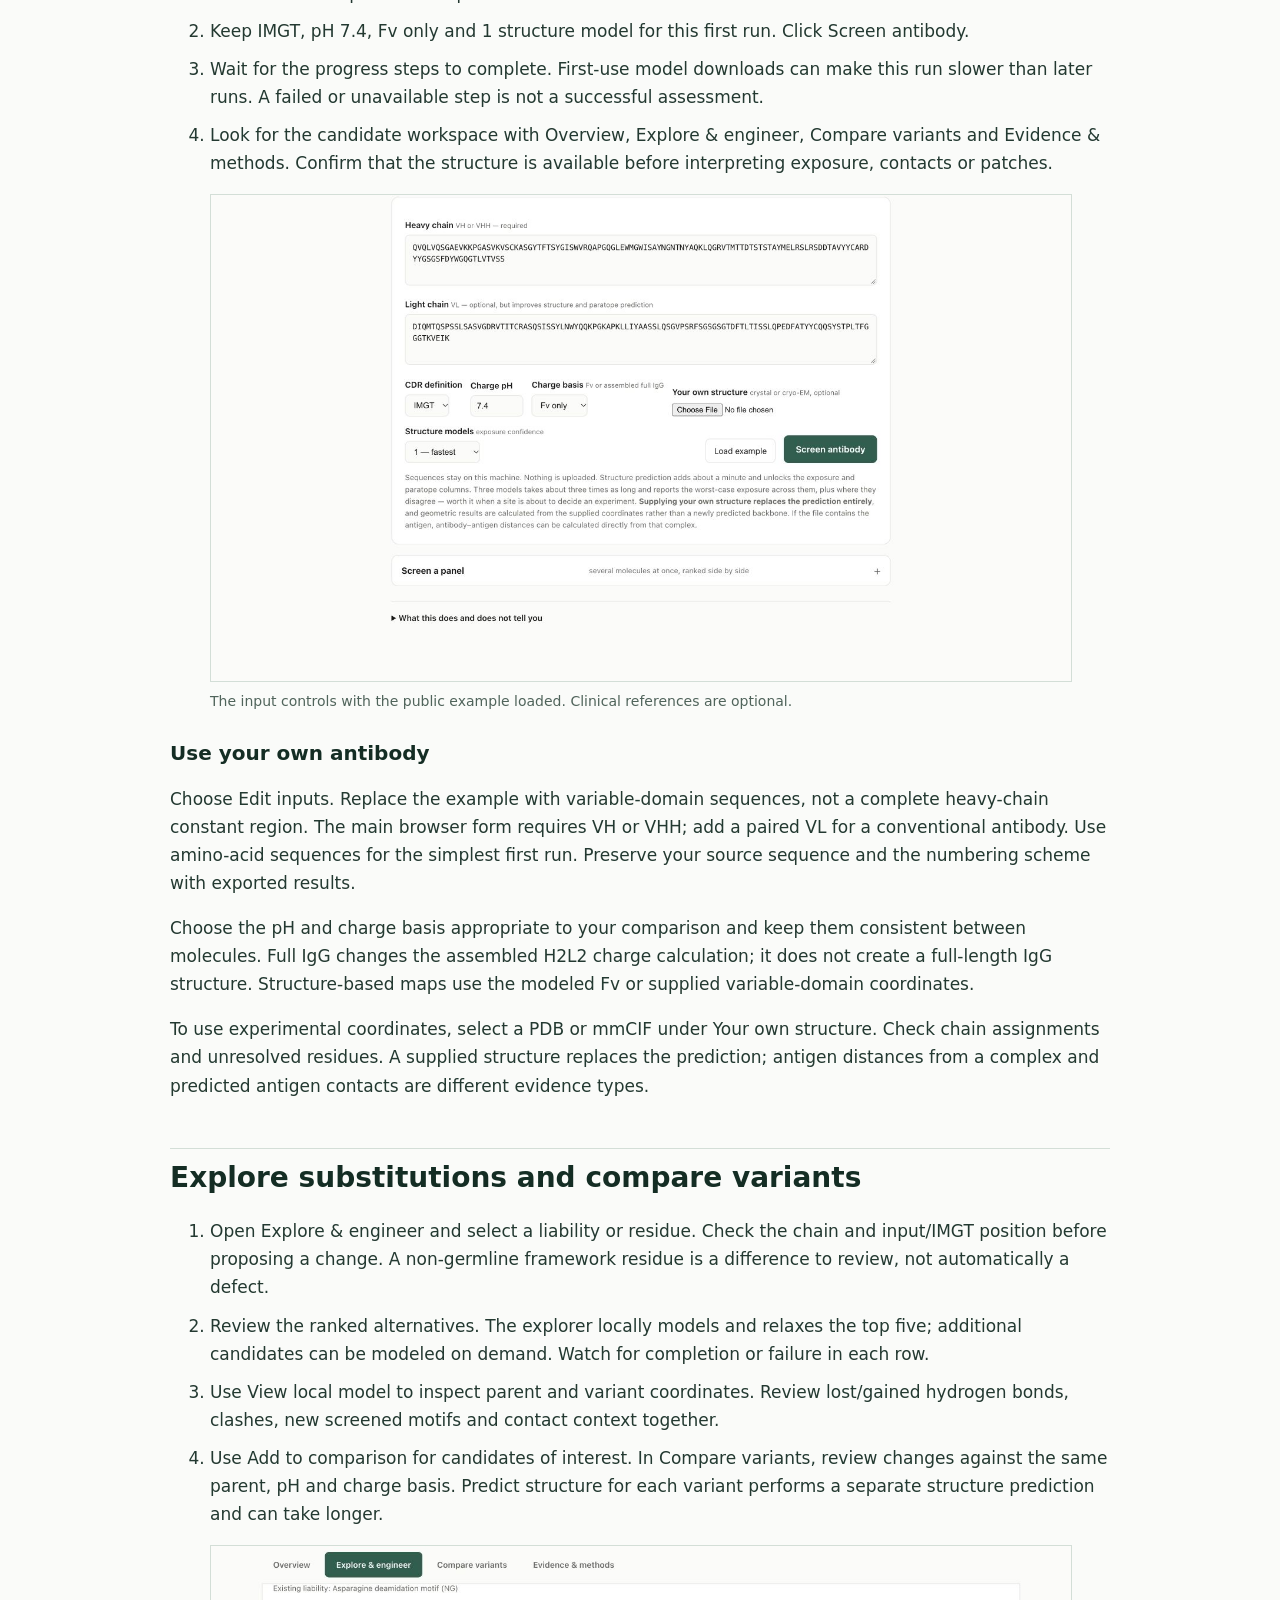
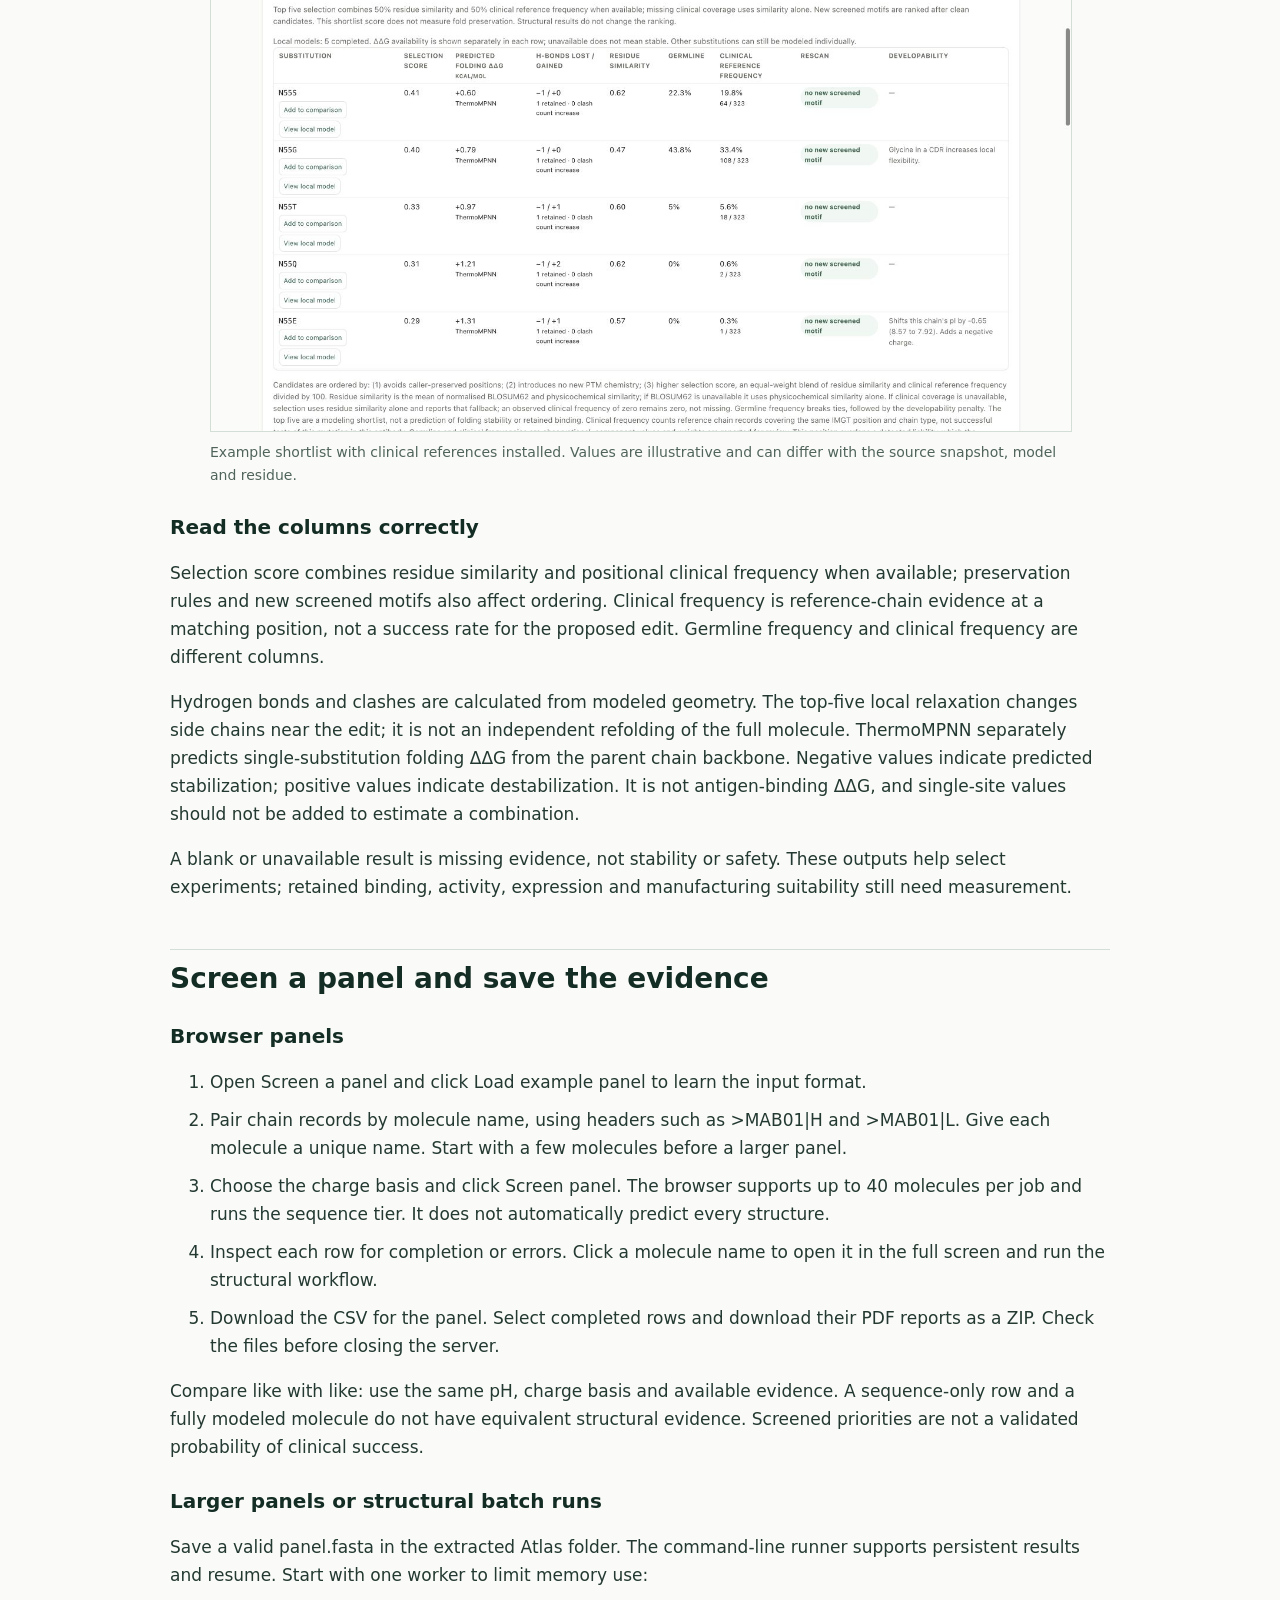
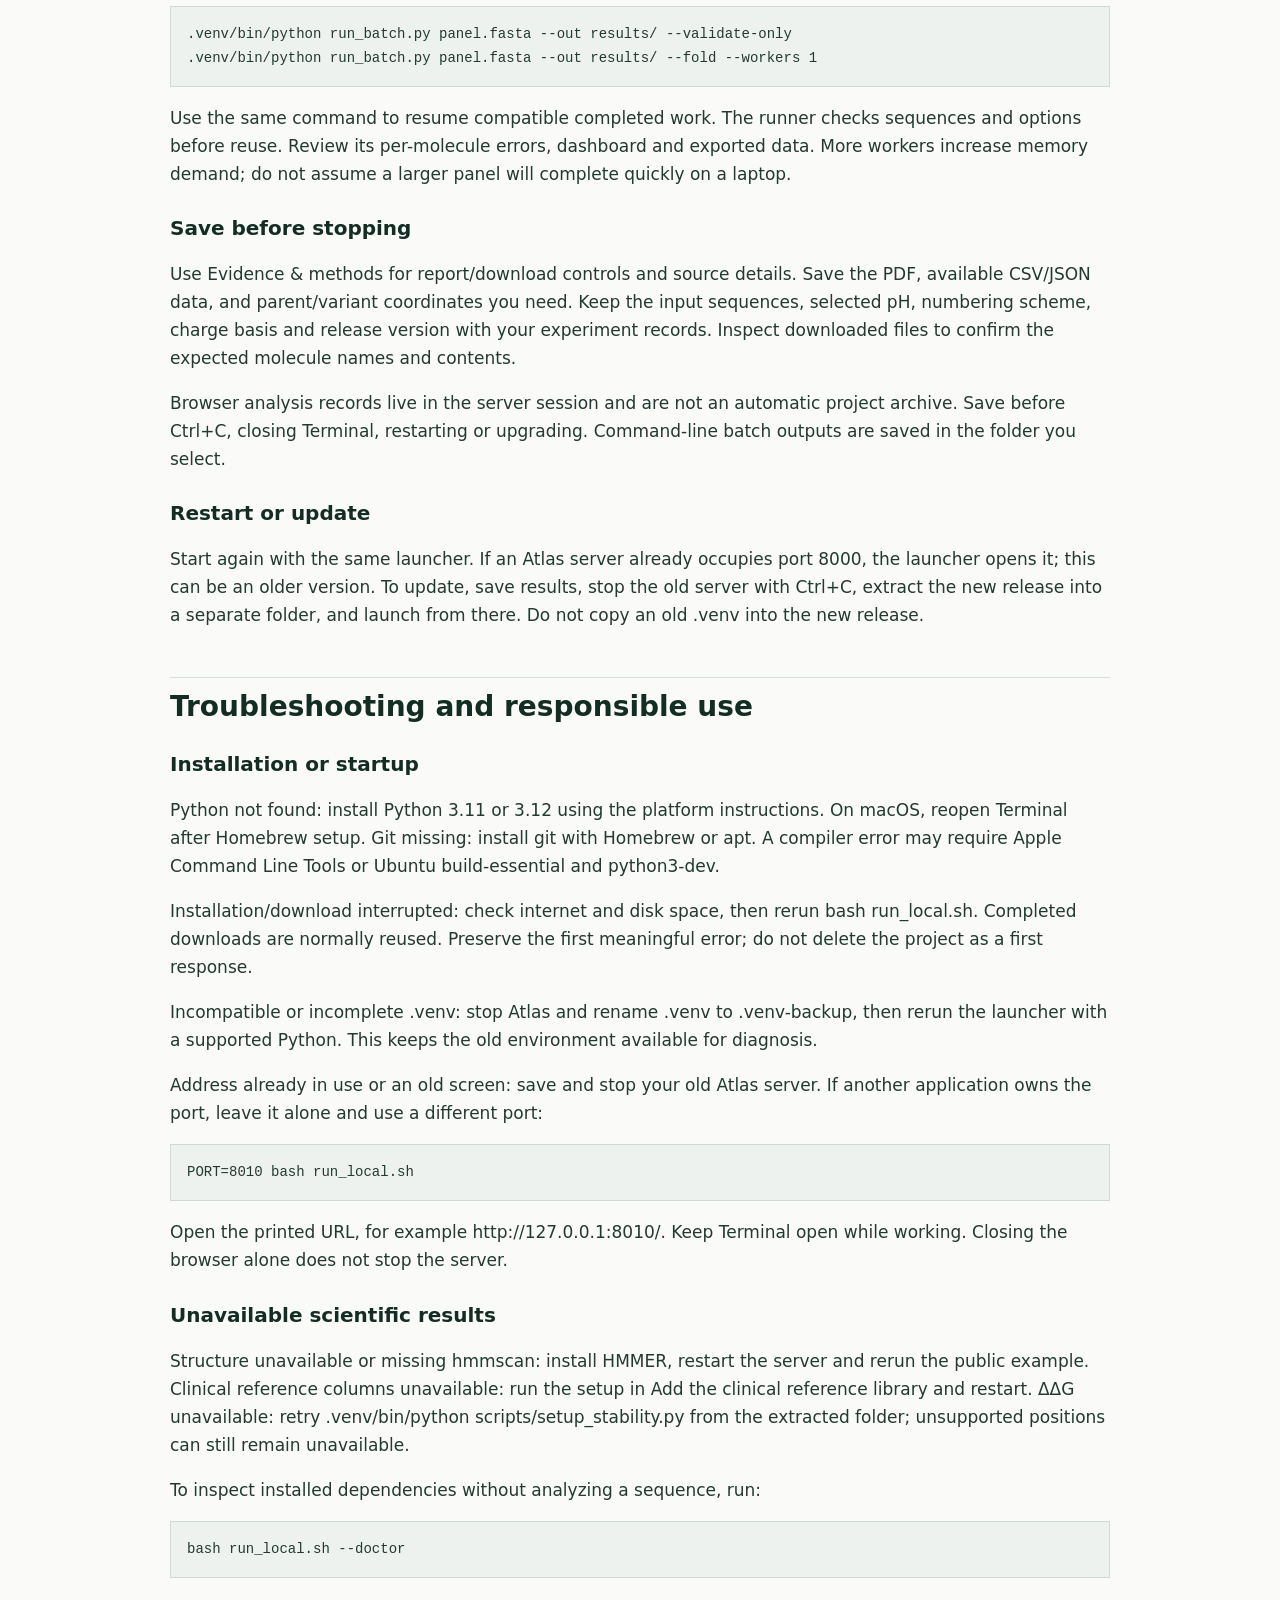
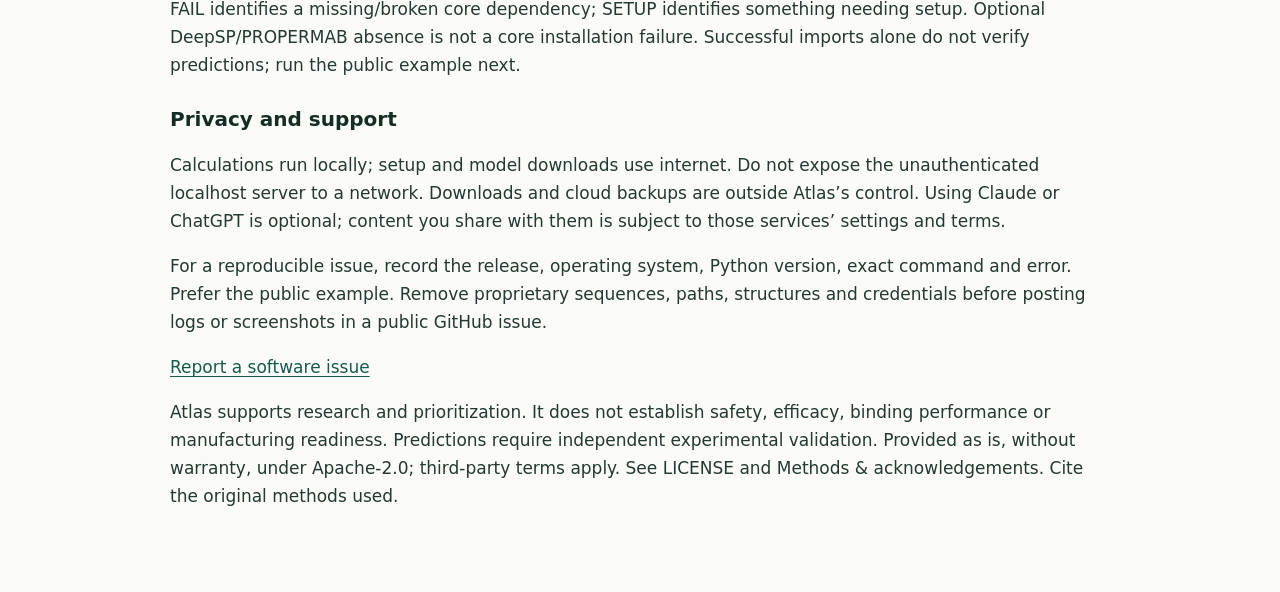
<file: static/user-guide.html>
<!doctype html><html lang="en"><meta charset="utf-8"><meta name="viewport" content="width=device-width, initial-scale=1"><title>Antibody Atlas quick start and user guide</title><style>body{font:17px/1.65 system-ui,sans-serif;color:#233931;background:#fafbf9;margin:0}main{max-width:940px;margin:auto;padding:32px 24px 64px}h1,h2,h3{line-height:1.2;color:#142d24}h1{font-size:38px}h2{font-size:28px;margin-top:48px;padding-top:12px;border-top:1px solid #d3ded7}h3{font-size:20px;margin-top:28px}a{color:#165b49;text-underline-offset:3px}nav{display:flex;flex-wrap:wrap;gap:10px 24px}pre{padding:16px;background:#edf2ef;border:1px solid #cedbd3;overflow:auto;font-size:14px;white-space:pre-wrap;overflow-wrap:anywhere}img{width:100%;height:auto;border:1px solid #d3ded7}figcaption{font-size:14px;color:#50645b}li{margin:10px 0}.version{font-size:14px;color:#50645b}section{scroll-margin-top:16px}@media print{body{background:white;font-size:11pt}main{max-width:none;padding:0}section{break-before:page}h2{border:0}nav{display:none}a{color:black}pre,figure{break-inside:avoid}}</style><main><h1>Antibody Atlas quick start and user guide</h1><p class="version">Preview 0.1.0-rc4 · 25 October 2026 · Guided local installation</p><p><a href="docs/Antibody_Atlas_User_Guide.docx" download>Download the editable Word guide</a></p><nav aria-label="Guide sections">
<a href="#section-1">Install and launch on a Mac</a>
<a href="#section-2">Linux Windows and optional references</a>
<a href="#section-3">Run your first analysis</a>
<a href="#section-4">Explore substitutions and compare variants</a>
<a href="#section-5">Screen a panel and save the evidence</a>
<a href="#section-6">Troubleshooting and responsible use</a>
</nav>
<section id="section-1"><h2>Install and launch on a Mac</h2>
<p>Antibody Atlas is a local research workbench. This guide takes you from the release ZIP to a public example, then through individual antibodies, substitutions and panels. This is a preview source release with guided setup, not a signed standalone desktop application.</p>
<h3>1 Download and extract</h3>
<p>Download antibody-atlas-0.1.0-rc4.zip from the GitHub release below. Double-click the ZIP to extract it. Keep the complete extracted folder together; do not move just the launcher. For confidential work, choose a folder outside automatic cloud sync.</p>
<p><a href="https://github.com/andrewskora-create/antibody-atlas/releases/tag/v0.1.0-rc4">Download the release</a></p>
<h3>2 Install the prerequisites once</h3>
<p>Open Terminal from Applications &gt; Utilities. If Homebrew is not installed, follow the instructions at brew.sh, including its final shell setup instructions. Then run the following command. If Apple asks for Command Line Tools, finish that installation and repeat the command.</p>
<p><a href="https://brew.sh/">Install Homebrew</a></p>
<pre>brew install python@3.12 hmmer git</pre>
<p>If build tools are requested, run xcode-select --install. You may need an administrator password. Python 3.11 or 3.12 is required. HMMER supports structure prediction; Git is needed to install two dependencies. No GPU, paid prediction-service account, or AI assistant is required.</p>
<h3>3 Start Atlas</h3>
<p>Inside the extracted folder, double-click Start Antibody Atlas.command. If macOS blocks the downloaded script, use the normal approval options for this specific file in Finder or System Settings &gt; Privacy &amp; Security. Do not disable Gatekeeper globally. On a managed computer, ask your IT team if approval is unavailable.</p>
<p>The first start creates a private Python environment, downloads dependencies and the stability predictor, and opens your browser. Leave Terminal open. Installation and first-use model downloads need internet and may take several minutes or longer. Allow several GB of disk space; 16 GB RAM is a practical starting point, not a measured minimum.</p>
<h3>If you prefer Terminal</h3>
<p>Type cd followed by a space, drag the extracted folder from Finder into Terminal, and press Return. Then run:</p>
<pre>bash run_local.sh</pre>
<p>Success: the browser opens http://127.0.0.1:8000/ and shows Screen an antibody for developability liabilities. If it does not open automatically, enter that address in Chrome. Continue with Run your first analysis below. Later starts use the same launcher and reuse the installation.</p>
</section>
<section id="section-2"><h2>Linux Windows and optional references</h2>
<h3>Linux or Windows with WSL2</h3>
<p>On Windows, first install WSL2 with Ubuntu 24.04 using Microsoft’s instructions. Run Atlas inside the Ubuntu terminal, not PowerShell. Native Windows is not supported for the complete structure workflow. Extract the release into your Linux home directory and enter that extracted folder.</p>
<p><a href="https://learn.microsoft.com/windows/wsl/install">Microsoft WSL installation</a></p>
<p>On Ubuntu 24.04, install prerequisites and launch:</p>
<pre>sudo apt update
sudo apt install python3 python3-venv python3-dev build-essential hmmer git
python3 --version
bash run_local.sh</pre>
<p>The Python version must be 3.11 or 3.12. Other distributions may use different package names. In Windows, open the printed localhost address in Chrome after starting Atlas in Ubuntu. CPU operation is supported. Keep the Ubuntu terminal open.</p>
<h3>What has been checked</h3>
<p>The rc3 scientific workflow was exercised after a fresh dependency installation on Apple Silicon macOS with Python 3.12 and Chrome. Automated checks cover Linux Python 3.11/3.12 and macOS/Linux startup. This guide update does not establish end-to-end validation on Intel Macs or an actual Windows/WSL2 computer.</p>
<h3>Add the clinical reference library</h3>
<p>The base installation does not include the clinical reference corpus. After setup, open a second terminal in the extracted Atlas folder and run:</p>
<pre>bash run_local.sh --setup-only --references</pre>
<p>This downloads and builds reference data locally from the upstream source. Read DATA_PROVENANCE.md for source terms. When it finishes successfully, save any active results, stop Atlas with Ctrl+C in its server terminal, and start it again. Refresh the browser. The header should no longer say precedent data not built; eligible positions can now show clinical frequency. Some sites may still lack coverage.</p>
<p>Without these data, substitution ranking uses residue similarity and labels the missing clinical evidence. Missing reference evidence is not a frequency of zero. Reference-library size and eligible counts depend on the downloaded source snapshot.</p>
<h3>Keep optional tools separate</h3>
<p>The core workflow supports academic and commercial use under its applicable licenses. PROPERMAB is a separate academic-only option and is not installed by default; companies should not install it without appropriate upstream permission. DeepSP is another optional module. See Methods &amp; acknowledgements and the module guide for sources, setup and terms.</p>
</section>
<section id="section-3"><h2>Run your first analysis</h2>
<p>Start with the bundled public example so you can verify the workflow without using confidential sequences.</p>
<ol><li>Click Load example. Both sequence fields should fill.</li><li>Keep IMGT, pH 7.4, Fv only and 1 structure model for this first run. Click Screen antibody.</li><li>Wait for the progress steps to complete. First-use model downloads can make this run slower than later runs. A failed or unavailable step is not a successful assessment.</li><li>Look for the candidate workspace with Overview, Explore &amp; engineer, Compare variants and Evidence &amp; methods. Confirm that the structure is available before interpreting exposure, contacts or patches.</li></ol>
<figure><img src="docs/first-run.png" alt="The input controls with the public example loaded. Clinical references are optional."><figcaption>The input controls with the public example loaded. Clinical references are optional.</figcaption></figure>
<h3>Use your own antibody</h3>
<p>Choose Edit inputs. Replace the example with variable-domain sequences, not a complete heavy-chain constant region. The main browser form requires VH or VHH; add a paired VL for a conventional antibody. Use amino-acid sequences for the simplest first run. Preserve your source sequence and the numbering scheme with exported results.</p>
<p>Choose the pH and charge basis appropriate to your comparison and keep them consistent between molecules. Full IgG changes the assembled H2L2 charge calculation; it does not create a full-length IgG structure. Structure-based maps use the modeled Fv or supplied variable-domain coordinates.</p>
<p>To use experimental coordinates, select a PDB or mmCIF under Your own structure. Check chain assignments and unresolved residues. A supplied structure replaces the prediction; antigen distances from a complex and predicted antigen contacts are different evidence types.</p>
</section>
<section id="section-4"><h2>Explore substitutions and compare variants</h2>
<ol><li>Open Explore &amp; engineer and select a liability or residue. Check the chain and input/IMGT position before proposing a change. A non-germline framework residue is a difference to review, not automatically a defect.</li><li>Review the ranked alternatives. The explorer locally models and relaxes the top five; additional candidates can be modeled on demand. Watch for completion or failure in each row.</li><li>Use View local model to inspect parent and variant coordinates. Review lost/gained hydrogen bonds, clashes, new screened motifs and contact context together.</li><li>Use Add to comparison for candidates of interest. In Compare variants, review changes against the same parent, pH and charge basis. Predict structure for each variant performs a separate structure prediction and can take longer.</li></ol>
<figure><img src="docs/workspace.png" alt="Example shortlist with clinical references installed. Values are illustrative and can differ with the source snapshot, model and residue."><figcaption>Example shortlist with clinical references installed. Values are illustrative and can differ with the source snapshot, model and residue.</figcaption></figure>
<h3>Read the columns correctly</h3>
<p>Selection score combines residue similarity and positional clinical frequency when available; preservation rules and new screened motifs also affect ordering. Clinical frequency is reference-chain evidence at a matching position, not a success rate for the proposed edit. Germline frequency and clinical frequency are different columns.</p>
<p>Hydrogen bonds and clashes are calculated from modeled geometry. The top-five local relaxation changes side chains near the edit; it is not an independent refolding of the full molecule. ThermoMPNN separately predicts single-substitution folding ΔΔG from the parent chain backbone. Negative values indicate predicted stabilization; positive values indicate destabilization. It is not antigen-binding ΔΔG, and single-site values should not be added to estimate a combination.</p>
<p>A blank or unavailable result is missing evidence, not stability or safety. These outputs help select experiments; retained binding, activity, expression and manufacturing suitability still need measurement.</p>
</section>
<section id="section-5"><h2>Screen a panel and save the evidence</h2>
<h3>Browser panels</h3>
<ol><li>Open Screen a panel and click Load example panel to learn the input format.</li><li>Pair chain records by molecule name, using headers such as &gt;MAB01|H and &gt;MAB01|L. Give each molecule a unique name. Start with a few molecules before a larger panel.</li><li>Choose the charge basis and click Screen panel. The browser supports up to 40 molecules per job and runs the sequence tier. It does not automatically predict every structure.</li><li>Inspect each row for completion or errors. Click a molecule name to open it in the full screen and run the structural workflow.</li><li>Download the CSV for the panel. Select completed rows and download their PDF reports as a ZIP. Check the files before closing the server.</li></ol>
<p>Compare like with like: use the same pH, charge basis and available evidence. A sequence-only row and a fully modeled molecule do not have equivalent structural evidence. Screened priorities are not a validated probability of clinical success.</p>
<h3>Larger panels or structural batch runs</h3>
<p>Save a valid panel.fasta in the extracted Atlas folder. The command-line runner supports persistent results and resume. Start with one worker to limit memory use:</p>
<pre>.venv/bin/python run_batch.py panel.fasta --out results/ --validate-only
.venv/bin/python run_batch.py panel.fasta --out results/ --fold --workers 1</pre>
<p>Use the same command to resume compatible completed work. The runner checks sequences and options before reuse. Review its per-molecule errors, dashboard and exported data. More workers increase memory demand; do not assume a larger panel will complete quickly on a laptop.</p>
<h3>Save before stopping</h3>
<p>Use Evidence &amp; methods for report/download controls and source details. Save the PDF, available CSV/JSON data, and parent/variant coordinates you need. Keep the input sequences, selected pH, numbering scheme, charge basis and release version with your experiment records. Inspect downloaded files to confirm the expected molecule names and contents.</p>
<p>Browser analysis records live in the server session and are not an automatic project archive. Save before Ctrl+C, closing Terminal, restarting or upgrading. Command-line batch outputs are saved in the folder you select.</p>
<h3>Restart or update</h3>
<p>Start again with the same launcher. If an Atlas server already occupies port 8000, the launcher opens it; this can be an older version. To update, save results, stop the old server with Ctrl+C, extract the new release into a separate folder, and launch from there. Do not copy an old .venv into the new release.</p>
</section>
<section id="section-6"><h2>Troubleshooting and responsible use</h2>
<h3>Installation or startup</h3>
<p>Python not found: install Python 3.11 or 3.12 using the platform instructions. On macOS, reopen Terminal after Homebrew setup. Git missing: install git with Homebrew or apt. A compiler error may require Apple Command Line Tools or Ubuntu build-essential and python3-dev.</p>
<p>Installation/download interrupted: check internet and disk space, then rerun bash run_local.sh. Completed downloads are normally reused. Preserve the first meaningful error; do not delete the project as a first response.</p>
<p>Incompatible or incomplete .venv: stop Atlas and rename .venv to .venv-backup, then rerun the launcher with a supported Python. This keeps the old environment available for diagnosis.</p>
<p>Address already in use or an old screen: save and stop your old Atlas server. If another application owns the port, leave it alone and use a different port:</p>
<pre>PORT=8010 bash run_local.sh</pre>
<p>Open the printed URL, for example http://127.0.0.1:8010/. Keep Terminal open while working. Closing the browser alone does not stop the server.</p>
<h3>Unavailable scientific results</h3>
<p>Structure unavailable or missing hmmscan: install HMMER, restart the server and rerun the public example. Clinical reference columns unavailable: run the setup in Add the clinical reference library and restart. ΔΔG unavailable: retry .venv/bin/python scripts/setup_stability.py from the extracted folder; unsupported positions can still remain unavailable.</p>
<p>To inspect installed dependencies without analyzing a sequence, run:</p>
<pre>bash run_local.sh --doctor</pre>
<p>FAIL identifies a missing/broken core dependency; SETUP identifies something needing setup. Optional DeepSP/PROPERMAB absence is not a core installation failure. Successful imports alone do not verify predictions; run the public example next.</p>
<h3>Privacy and support</h3>
<p>Calculations run locally; setup and model downloads use internet. Do not expose the unauthenticated localhost server to a network. Downloads and cloud backups are outside Atlas’s control. Using Claude or ChatGPT is optional; content you share with them is subject to those services’ settings and terms.</p>
<p>For a reproducible issue, record the release, operating system, Python version, exact command and error. Prefer the public example. Remove proprietary sequences, paths, structures and credentials before posting logs or screenshots in a public GitHub issue.</p>
<p><a href="https://github.com/andrewskora-create/antibody-atlas/issues">Report a software issue</a></p>
<p>Atlas supports research and prioritization. It does not establish safety, efficacy, binding performance or manufacturing readiness. Predictions require independent experimental validation. Provided as is, without warranty, under Apache-2.0; third-party terms apply. See LICENSE and Methods &amp; acknowledgements. Cite the original methods used.</p>
</section>
</main></html>
</file>
